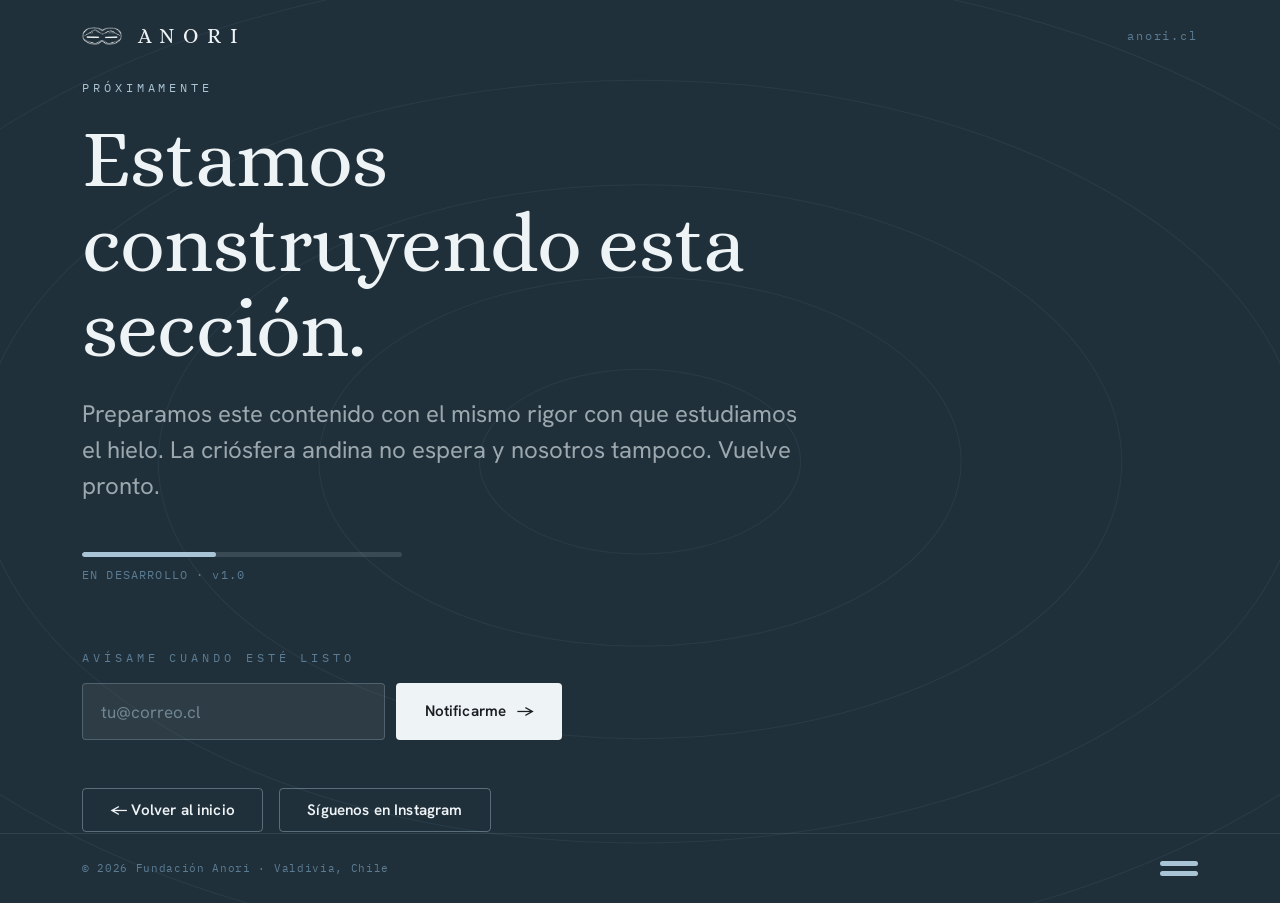
<file: en-construccion.html>
<!DOCTYPE html>
<html lang="es">
<head>
<meta charset="UTF-8">
<meta name="viewport" content="width=device-width, initial-scale=1.0">
<title>En construcción · Fundación Anori</title>
<meta name="description" content="Esta sección del sitio de la Fundación Anori está en construcción. Vuelve pronto.">
<link rel="icon" href="assets/iso-black.png">
<link href="https://cdn.jsdelivr.net/npm/bootstrap@5.3.3/dist/css/bootstrap.min.css" rel="stylesheet" integrity="sha384-QWTKZyjpPEjISv5WaRU9OFeRpok6YctnYmDr5pNlyT2bRjXh0JMhjY6hW+ALEwIH" crossorigin="anonymous">
<link href="https://fonts.googleapis.com/css2?family=Alice&family=Hanken+Grotesk:ital,wght@0,300;0,400;0,500;0,600;0,700;1,400&family=IBM+Plex+Mono:wght@400;500;600&display=swap" rel="stylesheet">
<link href="css/anori-site.css?v=22" rel="stylesheet">
<style>
  .uc{ min-height:100svh; display:flex; flex-direction:column; position:relative; overflow:hidden; background:var(--noche); }
  .uc__top{ position:relative; z-index:2; padding:1.6rem 0; }
  .uc__main{ position:relative; z-index:2; flex:1; display:flex; align-items:center; }
  .uc__bar{ height:5px; border-radius:4px; background:rgba(169,196,212,.18); overflow:hidden; max-width:320px; }
  .uc__bar i{ display:block; height:100%; width:42%; background:var(--glaciar); border-radius:4px; }
</style>
</head>
<body>

<div class="uc">
  <!-- contornos -->
  <div class="contours">
    <svg viewBox="0 0 1440 900" preserveAspectRatio="xMidYMid slice">
      <g fill="none" stroke="#5B7C93" stroke-width="1" opacity="0.14">
        <ellipse cx="720" cy="460" rx="160" ry="92"/><ellipse cx="720" cy="460" rx="320" ry="184"/>
        <ellipse cx="720" cy="460" rx="480" ry="276"/><ellipse cx="720" cy="460" rx="660" ry="380"/>
        <ellipse cx="720" cy="460" rx="860" ry="494"/>
      </g>
    </svg>
  </div>

  <!-- top -->
  <div class="uc__top">
    <div class="container d-flex align-items-center justify-content-between">
      <a class="navbar-brand-anori" href="index.html" aria-label="Fundación Anori, inicio">
        <img src="assets/iso-white.png" alt="Anori" style="width:40px;"><span class="wm">ANORI</span>
      </a>
      <span class="mono text-acero" style="font-size:.74rem; letter-spacing:.16em;">anori.cl</span>
    </div>
  </div>

  <!-- main -->
  <div class="uc__main">
    <div class="container">
      <div class="row">
        <div class="col-lg-9 col-xl-8">
          <p class="kicker kicker--glaciar reveal in">Próximamente</p>
          <h1 class="display-anori mt-3 mb-0 reveal" data-d="1" style="max-width:15ch;">Estamos construyendo esta sección.</h1>
          <p class="lead-anori muted-ice mt-4 reveal maxw-60" data-d="2">
            Preparamos este contenido con el mismo rigor con que estudiamos el hielo. La criósfera andina no espera y nosotros tampoco. Vuelve pronto.
          </p>

          <div class="uc__bar mt-5 reveal" data-d="2" aria-hidden="true"><i></i></div>
          <p class="mono text-acero mt-2 reveal" data-d="2" style="font-size:.72rem; letter-spacing:.1em;">EN DESARROLLO · v1.0</p>

          <p class="kicker mt-5 mb-3 reveal" data-d="3">Avísame cuando esté listo</p>
          <form class="newsletter-form reveal" data-d="3" data-demo-form>
            <input type="email" required placeholder="tu@correo.cl" aria-label="Correo electrónico">
            <button type="submit" class="btn-anori btn-ice">Notificarme <span class="arr">→</span></button>
            <p data-form-note class="mono text-glaciar mt-2 mb-0" style="display:none; font-size:.74rem; width:100%;">✓ Listo. Te avisaremos cuando esté disponible.</p>
          </form>

          <div class="d-flex gap-3 flex-wrap mt-5 reveal" data-d="4">
            <a href="index.html" class="btn-anori btn-outline-ice">← Volver al inicio</a>
            <a href="https://instagram.com/anori.cl" target="_blank" rel="noopener" class="btn-anori btn-outline-ice">Síguenos en Instagram</a>
          </div>
        </div>
      </div>
    </div>
  </div>

  <!-- pie -->
  <div class="uc__top" style="border-top:1px solid rgba(169,196,212,.12);">
    <div class="container d-flex align-items-center justify-content-between flex-wrap gap-2">
      <span class="mono text-acero" style="font-size:.7rem; letter-spacing:.06em;">© <span data-year>2026</span> Fundación Anori · Valdivia, Chile</span>
      <div class="slits slits--sm"><i></i><i></i></div>
    </div>
  </div>
</div>

<script src="js/site.js?v=19"></script>
</body>
</html>
</file>
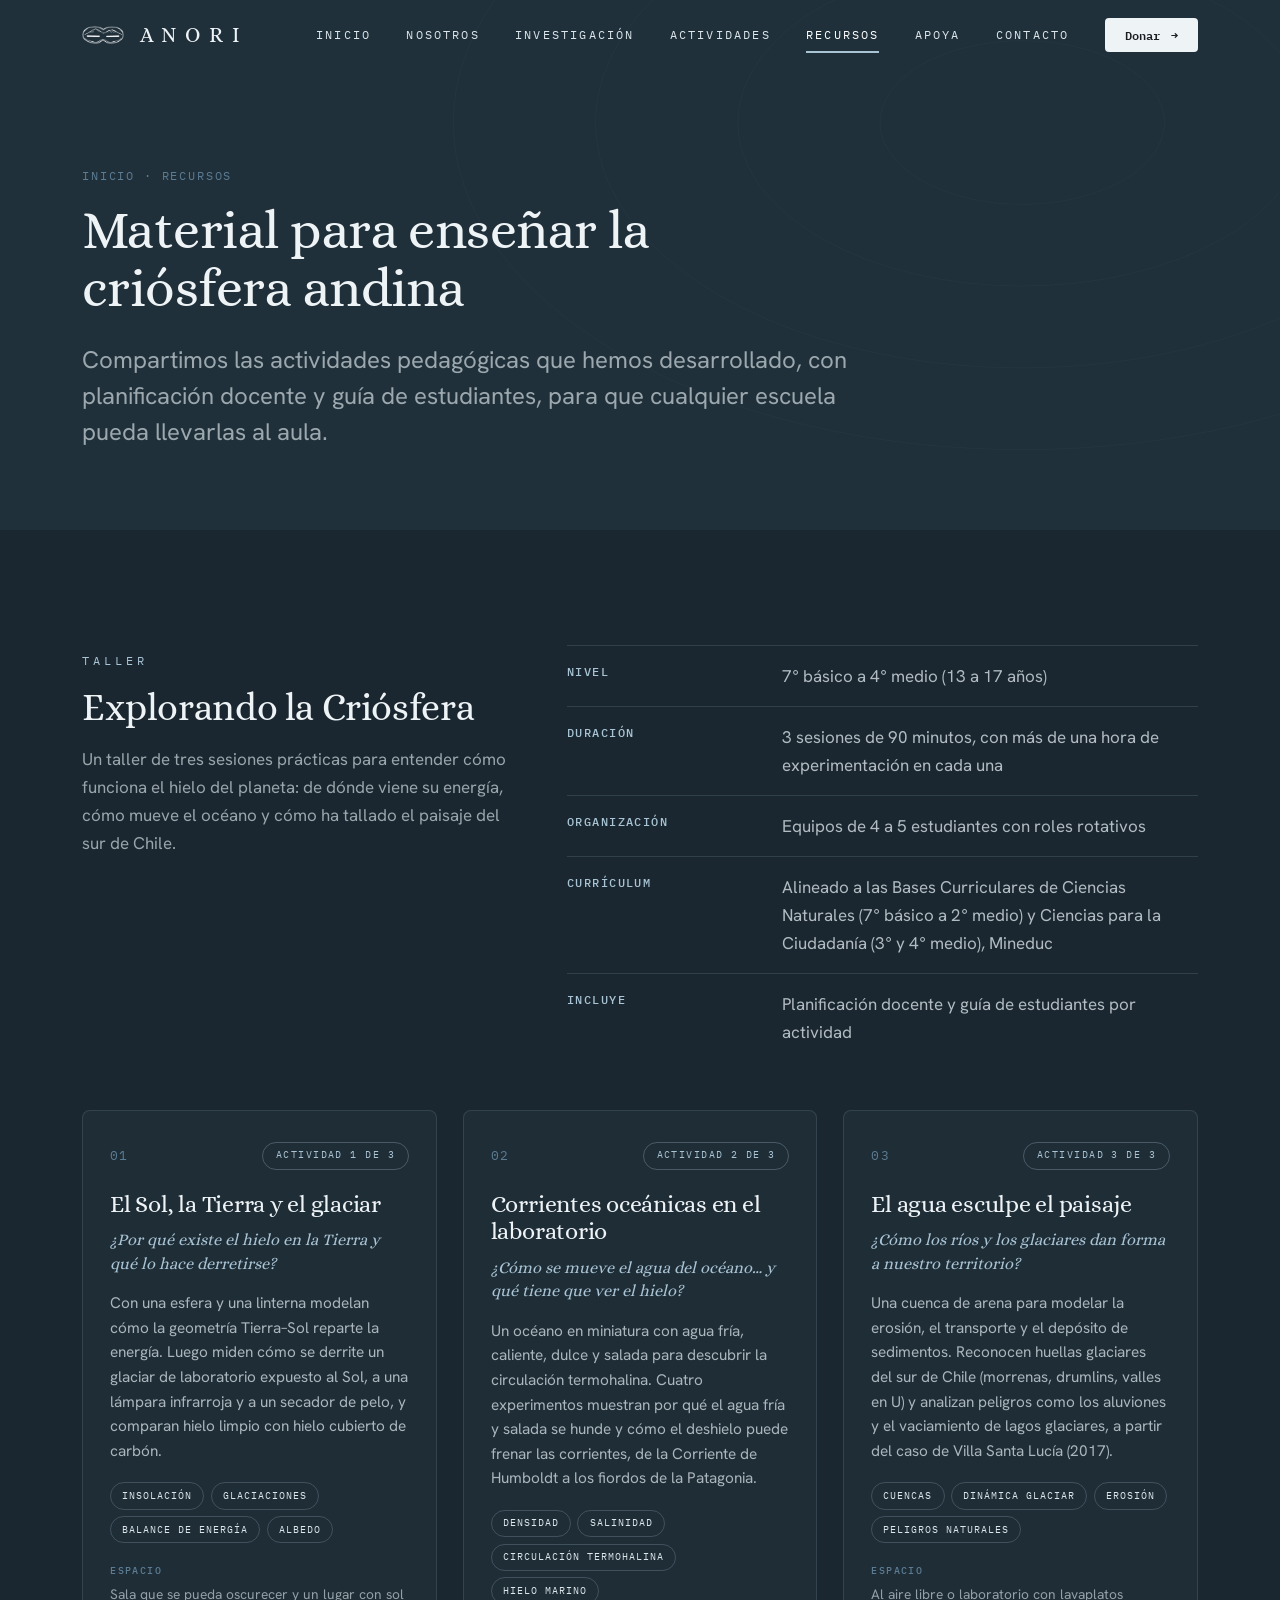
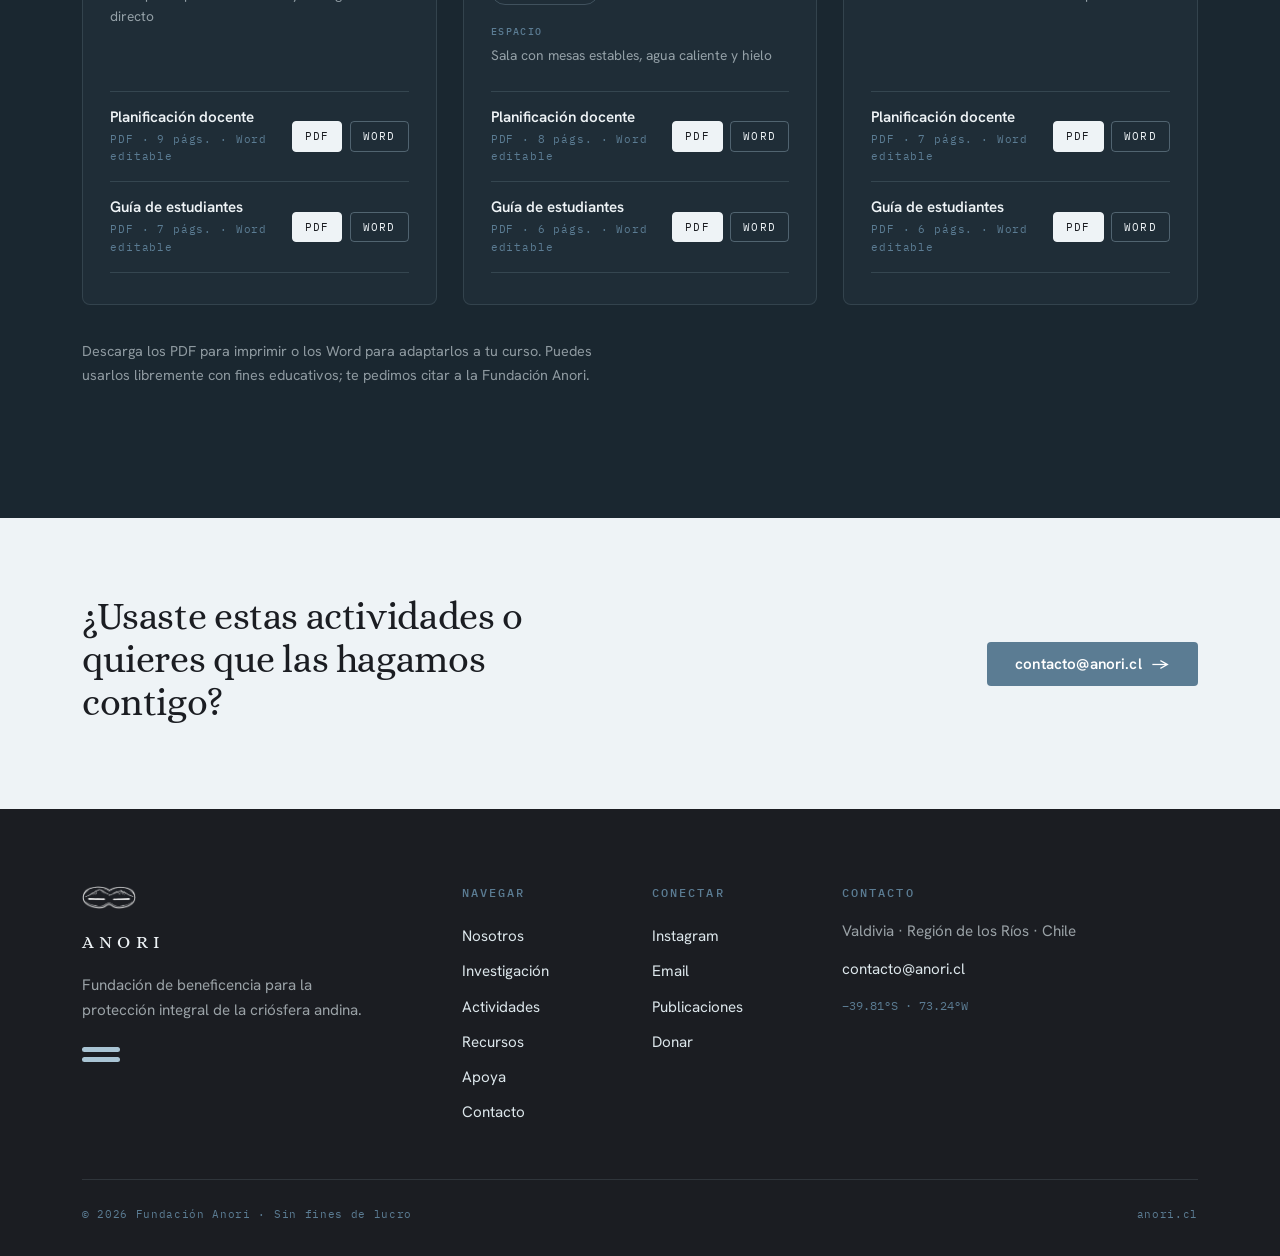
<file: recursos.html>
<!DOCTYPE html>
<html lang="es">
<head>
<meta charset="UTF-8">
<meta name="viewport" content="width=device-width, initial-scale=1.0">
<title>Recursos · Fundación Anori</title>
<meta name="description" content="Recursos pedagógicos gratuitos de la Fundación Anori: planificaciones docentes y guías de estudiantes del taller Explorando la Criósfera, de 7° básico a 4° medio.">
<link rel="icon" href="assets/iso-black.png">
<link href="https://cdn.jsdelivr.net/npm/bootstrap@5.3.3/dist/css/bootstrap.min.css" rel="stylesheet" integrity="sha384-QWTKZyjpPEjISv5WaRU9OFeRpok6YctnYmDr5pNlyT2bRjXh0JMhjY6hW+ALEwIH" crossorigin="anonymous">
<link href="https://fonts.googleapis.com/css2?family=Alice&family=Hanken+Grotesk:ital,wght@0,300;0,400;0,500;0,600;0,700;1,400&family=IBM+Plex+Mono:wght@400;500;600&display=swap" rel="stylesheet">
<link href="css/anori-site.css?v=22" rel="stylesheet">
</head>
<body>

<!-- NAV -->
<div class="nav-backdrop"></div>
<nav class="navbar-anori fixed-top scrolled" data-screen-label="Navegación">
  <div class="container d-flex align-items-center justify-content-between">
    <a class="navbar-brand-anori" href="index.html" aria-label="Fundación Anori, inicio">
      <img src="assets/iso-white.png" alt="Anori"><span class="wm">ANORI</span>
    </a>
    <div class="nav-anori">
      <a href="index.html">Inicio</a>
      <a href="nosotros.html">Nosotros</a>
      <a href="investigacion.html">Investigación</a>
      <a href="actividades.html">Actividades</a>
      <a href="recursos.html" class="active">Recursos</a>
      <a href="apoya.html">Apoya</a>
      <a href="contacto.html">Contacto</a>
      <a href="apoya.html" class="btn-anori btn-ice" style="padding:.6rem 1.2rem;">Donar <span class="arr">→</span></a>
    </div>
    <button class="nav-toggle" aria-label="Abrir menú"><i></i><i></i></button>
  </div>
</nav>

<!-- INNER HERO -->
<header class="inner-hero bg-noche" data-screen-label="Recursos · cabecera">
  <div class="contours" style="opacity:.6;">
    <svg viewBox="0 0 1440 600" preserveAspectRatio="xMidYMid slice">
      <g fill="none" stroke="#5B7C93" stroke-width="1" opacity="0.13">
        <ellipse cx="1150" cy="140" rx="160" ry="92"/><ellipse cx="1150" cy="140" rx="320" ry="184"/>
        <ellipse cx="1150" cy="140" rx="480" ry="276"/><ellipse cx="1150" cy="140" rx="640" ry="368"/>
      </g>
    </svg>
  </div>
  <div class="container">
    <p class="breadcrumb-anori reveal"><a href="index.html">Inicio</a> · Recursos</p>
    <h1 class="title-xl mt-3 mb-0 reveal" data-d="1" style="max-width:18ch;">Material para enseñar la criósfera andina</h1>
    <p class="lead-anori muted-ice mt-4 reveal maxw-60" data-d="2">
      Compartimos las actividades pedagógicas que hemos desarrollado, con planificación docente y guía de estudiantes, para que cualquier escuela pueda llevarlas al aula.
    </p>
  </div>
</header>

<!-- RECURSOS -->
<section class="section bg-noche-2" data-screen-label="Recursos">
  <div class="container">
    <div data-recursos></div>
    <p class="res-note">Descarga los PDF para imprimir o los Word para adaptarlos a tu curso. Puedes usarlos libremente con fines educativos; te pedimos citar a la Fundación Anori.</p>
  </div>
</section>

<!-- CONTACTO -->
<section class="section--tight bg-hielo" data-screen-label="Contacto">
  <div class="container">
    <div class="row gx-5 gy-3 align-items-center">
      <div class="col-lg-7">
        <h2 class="title-lg reveal" style="max-width:24ch;">¿Usaste estas actividades o quieres que las hagamos contigo?</h2>
      </div>
      <div class="col-lg-5 text-lg-end">
        <a href="mailto:contacto@anori.cl" class="btn-anori btn-steel reveal" data-d="1" style="color:#fff;">contacto@anori.cl <span class="arr">→</span></a>
      </div>
    </div>
  </div>
</section>


<!-- FOOTER -->
<footer class="footer" data-screen-label="Footer">
  <div class="container">
    <div class="row gy-5">
      <div class="col-lg-4 footer__brand">
        <img src="assets/iso-white.png" alt="Anori">
        <p class="serif" style="font-size:1.15rem; letter-spacing:.3em; color:var(--hielo); margin-bottom:1rem;">ANORI</p>
        <p class="muted-ice" style="max-width:34ch; font-size:.95rem;">Fundación de beneficencia para la protección integral de la criósfera andina.</p>
        <div class="slits slits--sm mt-4"><i></i><i></i></div>
      </div>
      <div class="col-6 col-lg-2 footer__col"><h5>Navegar</h5>
        <a href="nosotros.html">Nosotros</a><a href="investigacion.html">Investigación</a><a href="actividades.html">Actividades</a><a href="recursos.html">Recursos</a><a href="apoya.html">Apoya</a><a href="contacto.html">Contacto</a>
      </div>
      <div class="col-6 col-lg-2 footer__col"><h5>Conectar</h5>
        <a href="https://instagram.com/anori.cl" target="_blank" rel="noopener">Instagram</a><a href="contacto.html">Email</a><a href="investigacion.html">Publicaciones</a><a href="apoya.html">Donar</a>
      </div>
      <div class="col-lg-4 footer__col"><h5>Contacto</h5>
        <p class="muted-ice mb-2" style="font-size:.95rem;">Valdivia · Región de los Ríos · Chile</p>
        <p class="mb-2"><a href="mailto:contacto@anori.cl">contacto@anori.cl</a></p>
        <p class="mono text-acero mb-0" style="font-size:.78rem;">−39.81°S · 73.24°W</p>
      </div>
    </div>
    <div class="footer__bottom">
      <span>© <span data-year>2026</span> Fundación Anori · Sin fines de lucro</span>
      <span>anori.cl</span>
    </div>
  </div>
</footer>

<script src="https://cdn.jsdelivr.net/npm/bootstrap@5.3.3/dist/js/bootstrap.bundle.min.js" integrity="sha384-YvpcrYf0tY3lHB60NNkmXc5s9fDVZLESaAA55NDzOxhy9GkcIdslK1eN7N6jIeHz" crossorigin="anonymous"></script>
<script src="image-slot.js"></script>
<script src="js/recursos.js?v=1"></script>
<script src="js/site.js?v=19"></script>
</body>
</html>
</file>
<file: css/anori-site.css>
/* =================================================================
   FUNDACIÓN ANORI — Sitio web
   Capa de marca sobre Bootstrap 5.3
   Paleta criósfera · Alice / Hanken Grotesk / IBM Plex Mono
   ================================================================= */

:root{
  /* —— Paleta criósfera —— */
  --carbon:  #1B1D22;   /* Carbón volcánico */
  --noche:   #20303A;   /* Noche glaciar    */
  --noche-2: #1A2730;   /* Noche más profunda */
  --acero:   #5B7C93;   /* Azul acero       */
  --glaciar: #A9C4D4;   /* Hielo glaciar    */
  --niebla:  #DCE6EB;   /* Niebla           */
  --hielo:   #EEF3F6;   /* Hielo / fondo    */
  --blanco:  #FFFFFF;

  /* —— Tipografía —— */
  --serif: 'Alice', Georgia, 'Times New Roman', serif;
  --sans:  'Hanken Grotesk', system-ui, -apple-system, sans-serif;
  --mono:  'IBM Plex Mono', ui-monospace, monospace;

  /* —— Bootstrap overrides —— */
  --bs-body-font-family: var(--sans);
  --bs-body-color: var(--hielo);
  --bs-body-bg: var(--noche);
  --bs-border-color: rgba(169,196,212,.16);
  --bs-emphasis-color: var(--blanco);
}

*{ box-sizing: border-box; }

html{ scroll-behavior: smooth; }

body{
  font-family: var(--sans);
  background: var(--noche);
  color: var(--hielo);
  font-size: 17px;
  line-height: 1.65;
  -webkit-font-smoothing: antialiased;
  text-rendering: optimizeLegibility;
  overflow-x: hidden;
}

::selection{ background: var(--acero); color: var(--blanco); }

a{ color: var(--glaciar); text-decoration: none; transition: color .2s ease; }
a:hover{ color: var(--blanco); }

img{ max-width: 100%; }

h1,h2,h3,h4{ font-family: var(--serif); font-weight: 400; letter-spacing: -.01em; }

/* ===================== TIPOGRAFÍA DE MARCA ===================== */
.kicker{
  font-family: var(--mono);
  font-size: .72rem;
  letter-spacing: .34em;
  text-transform: uppercase;
  color: var(--acero);
  margin: 0;
  display: inline-block;
}
.kicker--glaciar{ color: var(--glaciar); }

.mono{ font-family: var(--mono); }
.serif{ font-family: var(--serif); }

.display-anori{
  font-family: var(--serif);
  font-size: clamp(2.7rem, 6.4vw, 5.4rem);
  line-height: 1.04;
}
.title-xl{ font-family: var(--serif); font-size: clamp(2.1rem, 4.2vw, 3.4rem); line-height: 1.08; }
.title-lg{ font-family: var(--serif); font-size: clamp(1.7rem, 3vw, 2.4rem); line-height: 1.12; }
.lead-anori{ font-size: clamp(1.18rem, 1.9vw, 1.5rem); line-height: 1.5; font-weight: 400; }
.text-acero{ color: var(--acero) !important; }
.text-glaciar{ color: var(--glaciar) !important; }
.text-niebla{ color: var(--niebla) !important; }
.muted-ice{ color: rgba(220,230,235,.66); }
em, .em{ font-style: italic; font-family: var(--serif); }
strong{ font-weight: 600; color: var(--blanco); }

/* ===================== FONDOS DE SECCIÓN ===================== */
.bg-noche{ background: var(--noche); color: var(--hielo); }
.bg-noche-2{ background: var(--noche-2); color: var(--hielo); }
.bg-carbon{ background: var(--carbon); color: var(--hielo); }
.bg-acero{ background: var(--acero); color: var(--blanco); }
.bg-hielo{ background: var(--hielo); color: var(--carbon); }
.bg-hielo strong, .bg-hielo .text-dark-anori{ color: var(--carbon); }
.bg-hielo .kicker{ color: var(--acero); }
.bg-hielo a{ color: var(--acero); }
.bg-hielo a:hover{ color: var(--carbon); }

.section{ padding: clamp(4.5rem, 9vw, 8rem) 0; position: relative; }
.section--tight{ padding: clamp(3.2rem, 6vw, 5rem) 0; }

/* —— Dispositivo gráfico: la ranura del lente —— */
.slits{ display:flex; flex-direction:column; gap:7px; width:54px; }
.slits i{ display:block; height:7px; border-radius:4px; background: var(--glaciar); }
.slits--sm{ width:38px; gap:5px; }
.slits--sm i{ height:5px; }
.bg-hielo .slits i{ background: var(--acero); }

/* —— Curva de nivel decorativa —— */
.contours{ position:absolute; inset:0; pointer-events:none; overflow:hidden; z-index:0; }
.contours svg{ width:100%; height:100%; }
.section > .container, .section > .container-fluid{ position:relative; z-index:1; }

/* ===================== NAVBAR ===================== */
.navbar-anori{
  background: rgba(27,29,34,.0);
  transition: background .35s ease, border-color .35s ease, padding .35s ease;
  padding: 1.15rem 0;
  border-bottom: 1px solid transparent;
}
.navbar-anori.scrolled{
  background: rgba(20,24,30,.86);
  backdrop-filter: blur(14px);
  -webkit-backdrop-filter: blur(14px);
  border-bottom: 1px solid rgba(169,196,212,.14);
  padding: .7rem 0;
}
.navbar-brand-anori{ display:flex; align-items:center; gap:13px; }
.navbar-brand-anori img{ width:42px; height:auto; transition: width .35s ease; }
.navbar-anori.scrolled .navbar-brand-anori img{ width:34px; }
.navbar-brand-anori .wm{
  font-family: var(--serif);
  font-size: 1.32rem;
  letter-spacing: .42em;
  color: var(--hielo);
  padding-left: .12em;
  line-height: 1;
}
.nav-anori{ display:flex; align-items:center; gap:2.2rem; }
.nav-anori a{
  font-family: var(--mono);
  font-size: .76rem;
  letter-spacing: .18em;
  text-transform: uppercase;
  color: var(--niebla);
  position: relative;
  padding: .35rem 0;
}
.nav-anori a::after{
  content:""; position:absolute; left:0; bottom:-2px; height:1.5px; width:0;
  background: var(--glaciar); transition: width .25s ease;
}
.nav-anori a:hover{ color: var(--blanco); }
.nav-anori a:hover::after, .nav-anori a.active::after{ width:100%; }
.nav-anori a.active{ color: var(--blanco); }
/* botón dentro del nav: no heredar el color claro de los enlaces */
.nav-anori a.btn-anori{ text-transform:none; letter-spacing:.01em; }
.nav-anori a.btn-anori.btn-ice{ color: var(--carbon); }
.nav-anori a.btn-anori.btn-ice::after{ display:none; }

/* hamburguesa = ranura del lente */
.nav-toggle{
  display:none; background:none; border:0; cursor:pointer; padding:8px; gap:6px;
  flex-direction:column; width:44px; align-items:stretch;
}
.nav-toggle i{ display:block; height:4px; border-radius:3px; background: var(--glaciar); transition:.3s; }
.nav-toggle.open i:nth-child(1){ transform: translateY(10px) rotate(7deg); }
.nav-toggle.open i:nth-child(2){ transform: translateY(0) rotate(-7deg); }

@media (max-width: 991px){
  .nav-toggle{ display:flex; position:relative; z-index:1060; min-height:44px; justify-content:center; }
  body.nav-open .navbar-anori{ z-index:1060; }
  body.nav-open .navbar-anori.scrolled{ backdrop-filter:none; }
  body.nav-open{ overflow:hidden; }
  .nav-anori{
    position: fixed; inset: 0 0 0 auto; width: min(86vw, 360px);
    flex-direction: column; align-items:stretch; justify-content:flex-start;
    padding-top: 6.5rem; overflow-y:auto; overscroll-behavior:contain; gap:.25rem;
    gap: 1.8rem; padding: 3rem 2.4rem;
    background: var(--carbon);
    transform: translateX(100%); transition: transform .4s cubic-bezier(.4,0,.1,1);
    z-index: 1050; box-shadow: -30px 0 60px rgba(0,0,0,.4);
  }
  .nav-anori.open{ transform: translateX(0); }
  .nav-anori a{ font-size: 1.02rem; padding:.95rem 0; min-height:48px; display:flex; align-items:center; }
  .nav-anori a.btn-anori{ justify-content:center; margin-top:1.2rem; padding:1rem 1.4rem; }
  .nav-anori a::after{ display:none; }
  .nav-backdrop{
    position: fixed; inset:0; background: rgba(10,14,18,.6); backdrop-filter: blur(2px);
    opacity:0; pointer-events:none; transition:.35s; z-index:1040;
  }
  .nav-backdrop.show{ opacity:1; pointer-events:auto; }
}

/* ===================== BOTONES ===================== */
.btn-anori{
  --bs-btn-padding-y:.85rem; --bs-btn-padding-x:1.7rem;
  display:inline-flex; align-items:center; gap:.65rem;
  font-family: var(--sans); font-weight:600; font-size:.95rem;
  letter-spacing:.01em; border-radius:4px; border:1.5px solid transparent;
  transition: all .22s ease; cursor:pointer; text-decoration:none;
  padding:.85rem 1.7rem; line-height:1; white-space:nowrap;
}
.btn-anori .arr{ transition: transform .22s ease; }
.btn-anori:hover .arr{ transform: translateX(4px); }

.btn-ice{ background: var(--hielo); color: var(--carbon); }
.btn-ice:hover{ background: var(--blanco); color: var(--carbon); }
.btn-outline-ice{ background: transparent; color: var(--hielo); border-color: rgba(169,196,212,.42); }
.btn-outline-ice:hover{ border-color: var(--glaciar); color: var(--blanco); background: rgba(169,196,212,.08); }
.btn-steel{ background: var(--acero); color: var(--blanco); }
.btn-steel:hover{ background:#6f8fa6; color: var(--blanco); }
.btn-carbon{ background: var(--carbon); color: var(--hielo); }
.btn-carbon:hover{ background:#000; color: var(--hielo); }
.bg-hielo .btn-outline-ice{ color: var(--carbon); border-color: rgba(91,124,147,.4); }
.bg-hielo .btn-outline-ice:hover{ border-color: var(--acero); color: var(--carbon); background: rgba(91,124,147,.08); }

.link-arrow{ font-family:var(--mono); font-size:.78rem; letter-spacing:.16em; text-transform:uppercase; display:inline-flex; align-items:center; gap:.5rem; }
.link-arrow .arr{ transition: transform .22s ease; }
.link-arrow:hover .arr{ transform: translateX(4px); }

/* ===================== HERO ===================== */
.hero{ position:relative; min-height: 100svh; display:flex; align-items:center; overflow:hidden; }
.hero > .container{ position:relative; z-index:2; pointer-events:none; }
.hero > .container a, .hero > .container button, .hero > .container h1, .hero > .container p{ pointer-events:auto; }
.hero__bg{ position:absolute; inset:0; z-index:0; }
.hero__photo{
  position:absolute; inset:0;
  background: var(--noche-2);
  background-image:
    radial-gradient(120% 90% at 70% 10%, rgba(91,124,147,.28), transparent 60%),
    repeating-linear-gradient(135deg, transparent 0 13px, rgba(169,196,212,.05) 13px 26px);
}
.hero-slot{ position:absolute; inset:0 0 0 auto; width:48%; height:100%;
  background-image: radial-gradient(120% 90% at 70% 10%, rgba(91,124,147,.30), transparent 60%),
    repeating-linear-gradient(135deg, transparent 0 13px, rgba(169,196,212,.05) 13px 26px); }
@media (max-width: 768px){ .hero-slot{ width:100%; opacity:.5; } }
.hero__overlay{ position:absolute; inset:0; pointer-events:none; background: linear-gradient(180deg, rgba(20,30,40,.55), rgba(20,30,40,.82)); }
.hero__scroll{
  position:absolute; left:50%; bottom:28px; transform:translateX(-50%);
  font-family:var(--mono); font-size:.66rem; letter-spacing:.3em; text-transform:uppercase;
  color: var(--acero); display:flex; flex-direction:column; align-items:center; gap:10px; z-index:2;
}
.hero__scroll .bar{ width:1px; height:42px; background:linear-gradient(var(--acero),transparent); animation: scrolldrop 1.8s ease-in-out infinite; }
@keyframes scrolldrop{ 0%{ transform:scaleY(0); transform-origin:top; } 45%{ transform:scaleY(1); transform-origin:top; } 55%{ transform:scaleY(1); transform-origin:bottom; } 100%{ transform:scaleY(0); transform-origin:bottom; } }

/* variante toggle (preview) */
.hero-switch{
  position: fixed; right: 18px; bottom: 18px; z-index: 1200;
  display:flex; align-items:center; gap:0; background: rgba(27,29,34,.9);
  border:1px solid rgba(169,196,212,.22); border-radius:40px; padding:5px;
  backdrop-filter: blur(10px); box-shadow:0 10px 30px rgba(0,0,0,.35);
  font-family:var(--mono);
}
.hero-switch span.lbl{ font-size:.6rem; letter-spacing:.18em; color:var(--acero); padding:0 10px 0 12px; text-transform:uppercase; }
.hero-switch button{
  border:0; background:transparent; color:var(--niebla); cursor:pointer;
  font-family:var(--mono); font-size:.72rem; letter-spacing:.1em;
  padding:7px 14px; border-radius:30px; transition:.2s;
}
.hero-switch button.active{ background: var(--acero); color:#fff; }

/* ===================== STAT / DATOS ===================== */
.stat-num{ font-family: var(--serif); font-size: clamp(3.4rem, 8vw, 6.5rem); line-height:.9; letter-spacing:-.03em; }
.stat-card{ border-top:1px solid rgba(169,196,212,.2); padding-top:1.4rem; }
.bg-hielo .stat-card{ border-top-color: var(--niebla); }
.stat-label{ font-family:var(--mono); font-size:.78rem; letter-spacing:.06em; line-height:1.5; }

/* ===================== TARJETAS ===================== */
.card-anori{
  background: rgba(169,196,212,.04);
  border:1px solid rgba(169,196,212,.14);
  border-radius:6px; padding:2rem;
  transition: border-color .25s ease, transform .25s ease, background .25s ease;
  height:100%;
}
.card-anori:hover{ border-color: rgba(169,196,212,.4); transform: translateY(-4px); background: rgba(169,196,212,.07); }
.card-anori .idx{ font-family:var(--mono); font-size:.8rem; color:var(--acero); letter-spacing:.1em; }
.card-anori h3{ font-size:1.45rem; margin:.6rem 0 .5rem; }
.bg-hielo .card-anori{ background:#fff; border-color: var(--niebla); }
.bg-hielo .card-anori:hover{ border-color: var(--acero); }

/* lista de pilares (numeradas) */
.pillars{ list-style:none; margin:0; padding:0; }
.pillars li{ display:grid; grid-template-columns:64px 1fr; gap:1.5rem; padding:2rem 0; border-top:1px solid rgba(169,196,212,.18); align-items:start; }
.pillars li:last-child{ border-bottom:1px solid rgba(169,196,212,.18); }
.pillars .n{ font-family:var(--mono); font-size:.9rem; color:var(--acero); padding-top:.4rem; }
.pillars h3{ font-size:1.55rem; margin:0 0 .4rem; }
.pillars p{ margin:0; color: rgba(220,230,235,.7); }
.bg-hielo .pillars li{ border-top-color: var(--niebla); }
.bg-hielo .pillars p{ color:#42525c; }

/* tabla de specs (enfoque, voz) */
.spec-list{ width:100%; border-collapse:collapse; }
.spec-list th, .spec-list td{ text-align:left; padding:1rem 0; border-top:1px solid rgba(169,196,212,.16); vertical-align:top; }
.spec-list th{ font-family:var(--mono); font-weight:500; font-size:.74rem; letter-spacing:.12em; text-transform:uppercase; color:var(--glaciar); width:34%; padding-right:1rem; }
.spec-list td{ color: rgba(220,230,235,.78); }
.bg-hielo .spec-list th, .bg-hielo .spec-list td{ border-top-color: var(--niebla); }
.bg-hielo .spec-list th{ color: var(--acero); }
.bg-hielo .spec-list td{ color:#42525c; }

/* placeholder de imagen */
.ph{
  background-color: var(--noche-2);
  background-image: repeating-linear-gradient(135deg, transparent 0 13px, rgba(169,196,212,.09) 13px 26px);
  display:flex; align-items:center; justify-content:center; text-align:center;
  color: var(--acero); font-family:var(--mono); font-size:.72rem; letter-spacing:.14em; text-transform:uppercase;
  border:1px dashed rgba(169,196,212,.3); border-radius:6px; overflow:hidden; position:relative;
}
.bg-hielo .ph{ background-color: var(--niebla); color:var(--acero); background-image: repeating-linear-gradient(135deg, transparent 0 13px, rgba(91,124,147,.13) 13px 26px); border-color: rgba(91,124,147,.4); }

/* publicaciones */
.pub-row{ display:grid; grid-template-columns: 110px 1fr auto; gap:1.6rem; align-items:center; padding:1.7rem 0; border-top:1px solid rgba(169,196,212,.16); transition:.2s; }
.pub-row:last-child{ border-bottom:1px solid rgba(169,196,212,.16); }
.pub-row:hover{ background: rgba(169,196,212,.04); }
.pub-row .yr{ font-family:var(--mono); font-size:.85rem; color:var(--acero); }
.pub-row .tt{ font-family:var(--serif); font-size:1.3rem; }
.pub-row .tag{ font-family:var(--mono); font-size:.66rem; letter-spacing:.14em; text-transform:uppercase; color:var(--glaciar); border:1px solid rgba(169,196,212,.3); padding:.3rem .7rem; border-radius:30px; white-space:nowrap; }
@media(max-width:640px){ .pub-row{ grid-template-columns:1fr; gap:.5rem; } }

/* ===================== NOTICIAS ===================== */
.news-card{ display:flex; flex-direction:column; height:100%; }
.news-img{ display:block !important; width:100%; aspect-ratio:4/3; margin-bottom:1.2rem; border:1px solid rgba(169,196,212,.16); }
.news-meta{ display:flex; align-items:center; gap:.8rem; margin-bottom:.6rem; }
.news-date{ font-family:var(--mono); font-size:.72rem; letter-spacing:.08em; color:var(--acero); }
.news-tag{ font-family:var(--mono); font-size:.62rem; letter-spacing:.14em; text-transform:uppercase; color:var(--glaciar); border:1px solid rgba(169,196,212,.3); padding:.18rem .6rem; border-radius:30px; }
.news-title{ font-size:1.35rem; line-height:1.18; margin:0 0 .6rem; }
.news-excerpt{ font-size:.96rem; margin-bottom:1rem; flex:1; }
.bg-hielo .news-tag{ color:var(--acero); border-color:rgba(91,124,147,.35); }
.bg-hielo .news-date{ color:var(--acero); }

/* banda de fotografía */
.photo-band{ display:block !important; width:100%; aspect-ratio:21/9; border:1px solid rgba(169,196,212,.16); }
@media(max-width:768px){ .photo-band{ aspect-ratio:16/9; } }

/* ===================== FORMULARIOS ===================== */
.form-anori .form-control, .form-anori .form-select{
  background: rgba(169,196,212,.05); border:1px solid rgba(169,196,212,.2);
  color: var(--hielo); border-radius:4px; padding:.85rem 1rem; font-family:var(--sans);
}
.form-anori .form-control::placeholder{ color: rgba(169,196,212,.5); }
.form-anori .form-control:focus, .form-anori .form-select:focus{
  background: rgba(169,196,212,.09); border-color: var(--acero); box-shadow:0 0 0 3px rgba(91,124,147,.2); color:var(--hielo);
}
.form-anori label{ font-family:var(--mono); font-size:.7rem; letter-spacing:.14em; text-transform:uppercase; color:var(--glaciar); margin-bottom:.5rem; display:block; }

/* selector de montos de aporte */
.amount-opt{ display:block; cursor:pointer; margin:0; }
.amount-box{
  display:flex; align-items:center; justify-content:center; text-align:center;
  font-family:var(--mono); font-size:.95rem; padding:.95rem .5rem;
  border:1.5px solid rgba(169,196,212,.25); border-radius:5px; color:var(--niebla);
  transition: all .2s ease;
}
.amount-opt:hover .amount-box{ border-color: var(--glaciar); color:var(--blanco); }
.amount-opt input:checked + .amount-box{ background: var(--glaciar); border-color: var(--glaciar); color: var(--carbon); font-weight:500; }
.amount-opt input:focus-visible + .amount-box{ box-shadow:0 0 0 3px rgba(91,124,147,.35); }

/* newsletter inline */
.newsletter-form{ display:flex; gap:.7rem; max-width:480px; flex-wrap:wrap; }
.newsletter-form input{ flex:1; min-width:220px; background:rgba(255,255,255,.06); border:1px solid rgba(169,196,212,.28); color:var(--hielo); border-radius:4px; padding:.85rem 1.1rem; font-family:var(--sans); }
.newsletter-form input::placeholder{ color:rgba(169,196,212,.55); }
.newsletter-form input:focus{ outline:none; border-color:var(--glaciar); }

/* ===================== MAPA ===================== */
.map-wrap{ display:grid; grid-template-columns: 1.15fr .85fr; gap: 2.5rem; align-items:stretch; }
@media(max-width: 900px){ .map-wrap{ grid-template-columns:1fr; } }
.map-stage{
  position:relative; background: var(--noche-2); border:1px solid rgba(169,196,212,.16);
  border-radius:8px; overflow:hidden; min-height:600px; padding:1rem;
}
.map-stage svg{ display:block; width:100%; height:100%; }
.map-stage .grat line{ stroke:#5B7C93; stroke-width:.5; opacity:.22; }
.map-stage .grat-lbl text{ fill:#5B7C93; opacity:.7; font-family:var(--mono); font-size:8px; letter-spacing:.5px; }
.map-stage .chile{ fill:rgba(169,196,212,.07); stroke:#A9C4D4; stroke-width:1.1; stroke-opacity:.6; stroke-linejoin:round; }
.map-pin{ cursor:pointer; }
.map-pin .hit{ fill:transparent; pointer-events:all; }
.map-pin:focus{ outline:none; }
.map-pin:focus-visible .dot{ stroke:var(--hielo); stroke-width:1; paint-order:stroke; }
.map-pin .dot{ fill:var(--glaciar); transition:.2s; }
.map-pin .ring{ fill:none; stroke:var(--glaciar); stroke-width:1.2; opacity:.45; transition:.25s; transform-box:fill-box; transform-origin:center; }
.map-pin.collab .dot{ fill:var(--acero); }
.map-pin.collab .ring{ stroke:var(--acero); }
.map-pin:hover .dot, .map-pin.active .dot{ transform-box:fill-box; transform-origin:center; transform:scale(1.3); }
.map-pin:hover .ring, .map-pin.active .ring{ opacity:.9; }
.map-pin.active .ring{ animation: pinpulse 1.7s ease-out infinite; }
@keyframes pinpulse{ 0%{ transform:scale(.7); opacity:.85;} 100%{ transform:scale(2); opacity:0; } }

.map-panel{ display:flex; flex-direction:column; }
.map-detail{ background: rgba(169,196,212,.05); border:1px solid rgba(169,196,212,.16); border-radius:8px; padding:2rem; flex:1; min-height:0; }
.map-detail .mtag{ font-family:var(--mono); font-size:.66rem; letter-spacing:.14em; text-transform:uppercase; padding:.3rem .7rem; border-radius:30px; display:inline-block; white-space:nowrap; }
.map-detail .mtag.accion{ color:var(--carbon); background:var(--glaciar); }
.map-detail .mtag.collab{ color:#fff; background:var(--acero); }
.map-legend{ display:flex; gap:1.6rem; margin-top:1.2rem; font-family:var(--mono); font-size:.72rem; letter-spacing:.06em; color:var(--niebla); flex-wrap:wrap; }
.map-legend .lg{ display:flex; align-items:center; gap:.5rem; }
.map-legend .sw{ width:11px; height:11px; border-radius:50%; }
.map-coords{ font-family:var(--mono); font-size:.74rem; color:var(--acero); letter-spacing:.04em; }

/* ===================== FOOTER ===================== */
.footer{ background: var(--carbon); color: var(--niebla); padding: clamp(3.5rem,6vw,5.5rem) 0 2rem; }
.footer a{ color: var(--niebla); }
.footer a:hover{ color: var(--blanco); }
.footer__brand img{ width:54px; margin-bottom:1.1rem; }
.footer__col h5{ font-family:var(--mono); font-size:.72rem; letter-spacing:.18em; text-transform:uppercase; color:var(--acero); margin-bottom:1.2rem; }
.footer__col a{ display:block; padding:.32rem 0; font-size:.95rem; }
.footer__bottom{ border-top:1px solid rgba(169,196,212,.14); margin-top:3rem; padding-top:1.6rem; display:flex; justify-content:space-between; gap:1rem; flex-wrap:wrap; font-family:var(--mono); font-size:.7rem; letter-spacing:.06em; color:var(--acero); }

/* ===================== REVEAL ===================== */
/* Solo transform — el contenido SIEMPRE es visible aunque la transición se pause */
.reveal{ transform: translateY(20px); transition: transform .7s cubic-bezier(.2,.6,.2,1); will-change: transform; }
.reveal.in{ transform: none; }
.reveal[data-d="1"]{ transition-delay:.07s; }
.reveal[data-d="2"]{ transition-delay:.14s; }
.reveal[data-d="3"]{ transition-delay:.21s; }
.reveal[data-d="4"]{ transition-delay:.28s; }
@media (prefers-reduced-motion: reduce){ .reveal{ transform:none; transition:none; } .hero__scroll .bar{ animation:none; } }

/* ===================== UTILS ===================== */
.divider-rule{ border:0; border-top:1px solid rgba(169,196,212,.16); margin:0; }
.bg-hielo .divider-rule{ border-top-color: var(--niebla); }
.eyebrow-row{ display:flex; align-items:center; gap:1rem; margin-bottom:1.4rem; }
.eyebrow-row .ln{ flex:1; height:1px; background:rgba(169,196,212,.2); }
.pre-wrap{ white-space:pre-line; }
.maxw-60{ max-width:60ch; } .maxw-52{ max-width:52ch; } .maxw-46{ max-width:46ch; }

/* cabecera de página interior (despeja el nav fijo) */
.inner-hero{ padding: clamp(8.5rem, 13vw, 11rem) 0 clamp(2.6rem, 5vw, 4rem); position:relative; overflow:hidden; }
.inner-hero .contours svg ellipse{ stroke:#5B7C93; }
.breadcrumb-anori{ font-family:var(--mono); font-size:.72rem; letter-spacing:.16em; text-transform:uppercase; color:var(--acero); }
.breadcrumb-anori a{ color:var(--acero); }
.breadcrumb-anori a:hover{ color:var(--glaciar); }

/* ===================== ¿QUÉ ES LA CRIÓSFERA? ===================== */
.cryo-lead{ border-left:2px solid var(--glaciar); padding-left:1.4rem; }
.cryo-grid{ display:grid; grid-template-columns:repeat(4,1fr); gap:1.25rem; }
@media(max-width:991px){ .cryo-grid{ grid-template-columns:repeat(2,1fr); } }
@media(max-width:560px){ .cryo-grid{ grid-template-columns:1fr; } }
.cryo-card{ background:rgba(169,196,212,.04); border:1px solid rgba(169,196,212,.14); border-radius:8px; padding:1.7rem 1.5rem; display:flex; flex-direction:column; gap:.2rem; transition:border-color .2s ease, transform .2s ease, background .2s ease; }
.cryo-card:hover{ border-color:rgba(169,196,212,.4); transform:translateY(-4px); background:rgba(169,196,212,.07); }
.cryo-icon{ width:46px; height:46px; margin-bottom:1rem; color:var(--glaciar); }
.cryo-icon svg{ width:100%; height:100%; display:block; fill:none; stroke:currentColor; stroke-width:1.4; stroke-linecap:round; stroke-linejoin:round; }
.cryo-card h3{ font-size:1.3rem; margin:0 0 .35rem; }
.cryo-card p{ margin:0; color:rgba(220,230,235,.72); font-size:.96rem; line-height:1.55; }
.cryo-term{ font-family:var(--mono); font-size:.64rem; letter-spacing:.14em; text-transform:uppercase; color:var(--acero); margin-bottom:.6rem; }

/* ===================== EQUIPO ===================== */
.team-grid{ display:grid; grid-template-columns:repeat(4,1fr); gap:1.6rem 1.4rem; }
@media(max-width:991px){ .team-grid{ grid-template-columns:repeat(2,1fr); } }
@media(max-width:480px){ .team-grid{ grid-template-columns:1fr; } }
.team-card .team-photo{ display:block !important; width:100%; height:auto !important; aspect-ratio:1/1; border:1px solid rgba(169,196,212,.16); margin-bottom:1rem; }
.team-card h3{ font-size:1.15rem; margin:0 0 .15rem; font-family:var(--serif); }
.team-card .team-role{ font-family:var(--mono); font-size:.68rem; letter-spacing:.1em; text-transform:uppercase; color:var(--acero); margin:0; }

/* ===================== MAPA · capa glaciar ===================== */
.map-stage .coast{ fill:rgba(169,196,212,.06); stroke:#A9C4D4; stroke-width:1; stroke-opacity:.65; stroke-linejoin:round; vector-effect:non-scaling-stroke; }
.map-stage .icefield{ fill:rgba(238,243,246,.5); stroke:#EEF3F6; stroke-width:.6; stroke-opacity:.5; }
.map-stage .glacier{ fill:var(--niebla); opacity:.5; }
.map-stage .map-name{ fill:var(--acero); font-family:var(--mono); font-size:6px; letter-spacing:.4px; }
.map-stage .pin-label{ fill:var(--niebla); font-family:var(--mono); font-size:6.5px; letter-spacing:.3px; opacity:0; transition:opacity .2s; pointer-events:none; }
.map-pin:hover + .pin-label, .map-pin.active + .pin-label{ opacity:.9; }


/* ===================== MAPA LEAFLET ===================== */
#map{ min-height:600px; height:100%; background:var(--noche-2); border-radius:8px; z-index:0; }
@media(max-width:900px){ #map{ min-height:420px; } }
.leaflet-container{ font-family:var(--sans); background:var(--noche-2); }
.leaflet-tile-pane{ filter:saturate(.85); }
@keyframes anori-latido{ 0%{ stroke-width:2; stroke-opacity:1; } 70%{ stroke-width:18; stroke-opacity:0; } 100%{ stroke-width:18; stroke-opacity:0; } }
.anori-halo{ animation:anori-latido 2.4s ease-out infinite; }
@media(prefers-reduced-motion:reduce){ .anori-halo{ animation:none; stroke-opacity:0; } }
.leaflet-control-attribution{ background:rgba(27,29,34,.7) !important; color:var(--acero) !important; font-family:var(--mono); font-size:.62rem; }
.leaflet-control-attribution a{ color:var(--glaciar) !important; }
.leaflet-bar a{ background:var(--noche) !important; color:var(--hielo) !important; border-color:rgba(169,196,212,.2) !important; }
.leaflet-bar a:hover{ background:var(--acero) !important; color:#fff !important; }
.anori-tip{ background:var(--carbon); color:var(--hielo); border:1px solid rgba(169,196,212,.28); border-radius:4px; font-family:var(--mono); font-size:.7rem; letter-spacing:.06em; box-shadow:0 8px 24px rgba(0,0,0,.4); }
.anori-tip::before{ border-top-color:rgba(169,196,212,.28) !important; }

/* ===================== GALERÍA DE ACTIVIDAD ===================== */
.act-gallery{ display:grid; grid-template-columns:repeat(auto-fit,minmax(220px,1fr)); gap:1rem; }
.act-gallery image-slot{ display:block !important; width:100%; aspect-ratio:4/3; border:1px solid rgba(169,196,212,.16); border-radius:6px; }
.pub-authors{ font-family:var(--sans); font-size:.92rem; color:rgba(220,230,235,.6); margin:.35rem 0 0; }
.pub-source{ font-family:var(--mono); font-size:.74rem; letter-spacing:.04em; color:var(--acero); margin:.3rem 0 0; }


/* ===================== ENTRADAS DE ACTIVIDAD ===================== */
.entries{ border-top:1px solid rgba(169,196,212,.16); }
.entry{ border-bottom:1px solid rgba(169,196,212,.16); }
.entry__head{ display:grid; grid-template-columns:96px minmax(0,1fr) auto 22px; align-items:center; gap:1.6rem; padding:1.5rem 0; cursor:pointer; list-style:none; transition:opacity .2s ease; }
.entry__head::-webkit-details-marker{ display:none; }
.entry__head:hover{ opacity:.78; }
.entry__thumb image-slot{ display:block !important; width:96px; height:72px !important; border:1px solid rgba(169,196,212,.16); }
.entry__meta{ display:flex; flex-direction:column; gap:.3rem; }
.entry__date{ font-family:var(--mono); font-size:.7rem; letter-spacing:.14em; text-transform:uppercase; color:var(--acero); }
.entry__t{ font-family:var(--serif); font-size:clamp(1.25rem,2vw,1.6rem); line-height:1.16; color:var(--hielo); }
.entry__place{ font-family:var(--mono); font-size:.7rem; letter-spacing:.06em; color:rgba(220,230,235,.5); }
.entry__tag{ font-family:var(--mono); font-size:.64rem; letter-spacing:.14em; text-transform:uppercase; color:var(--glaciar); border:1px solid rgba(169,196,212,.3); border-radius:30px; padding:.3rem .8rem; white-space:nowrap; }
.entry__chev{ position:relative; width:22px; height:22px; }
.entry__chev::before, .entry__chev::after{ content:""; position:absolute; top:50%; left:3px; width:16px; height:1.5px; background:var(--glaciar); transition:transform .25s ease; }
.entry__chev::after{ transform:rotate(90deg); }
.entry[open] .entry__chev::after{ transform:rotate(0deg); }
.entry__body{ padding:0 0 2.4rem; max-width:76ch; }
.entry__body>p{ margin-bottom:1.1rem; }
.entry__body>p:last-of-type{ margin-bottom:0; }
.entry__gallery{ display:grid; grid-template-columns:repeat(auto-fit,minmax(180px,1fr)); gap:1rem; margin-top:1.8rem; max-width:none; }
.entry__gallery image-slot{ display:block !important; width:100%; height:auto !important; aspect-ratio:4/3; border:1px solid rgba(169,196,212,.16); }
@media(max-width:768px){
  .entry__head{ grid-template-columns:64px minmax(0,1fr) 22px; gap:1rem; }
  .entry__thumb image-slot{ width:64px; height:64px !important; }
  .entry__tag{ display:none; }
}

/* ===================== FILTRO POR ETIQUETA ===================== */
.tag-filter{ display:flex; flex-wrap:wrap; gap:.6rem; margin-bottom:2.2rem; }
.tag-chip{ font-family:var(--mono); font-size:.68rem; letter-spacing:.14em; text-transform:uppercase; color:var(--niebla); background:transparent; border:1px solid rgba(169,196,212,.3); border-radius:30px; padding:.5rem 1.1rem; cursor:pointer; transition:all .2s ease; }
.tag-chip:hover{ border-color:var(--glaciar); color:var(--blanco); }
.tag-chip.active{ background:var(--glaciar); border-color:var(--glaciar); color:var(--carbon); }

/* ===================== AJUSTES MÓVIL ===================== */
@media (max-width: 767px){
  .title-xl{ font-size:clamp(1.9rem,8vw,2.6rem); }
  .title-lg{ font-size:clamp(1.5rem,6.4vw,2rem); }
  .lead-anori{ font-size:1.02rem; }
  .section{ padding-block:3.6rem; }
  .section--tight{ padding-block:2.6rem; }
  .btn-anori{ min-height:48px; display:inline-flex; align-items:center; justify-content:center; }
  #map{ min-height:320px; }
  .spec-list th, .spec-list td{ display:block; width:100%; }
  .spec-list th{ padding-bottom:.15rem; }
  .spec-list td{ padding-top:0; padding-bottom:.9rem; }

  .entry__head{ padding:1.2rem 0; }
  .tag-chip{ min-height:44px; }
  .team-grid{ grid-template-columns:repeat(2,1fr) !important; gap:1.1rem !important; }
}

/* ===================== VISOR DE FOTOS ===================== */
body.lightbox-open{ overflow:hidden; }
.zoom-btn{ position:absolute; right:.6rem; bottom:.6rem; z-index:3; width:38px; height:38px; padding:0; border:1px solid rgba(169,196,212,.4); border-radius:4px; background:rgba(20,24,30,.72); backdrop-filter:blur(6px); cursor:pointer; opacity:0; transition:opacity .22s ease, background .22s ease; }
.zoom-btn span, .zoom-btn span::after{ content:""; position:absolute; }
.zoom-btn span{ top:11px; left:11px; width:11px; height:11px; border:1.5px solid var(--glaciar); border-radius:50%; }
.zoom-btn span::after{ top:9px; left:8px; width:7px; height:1.5px; background:var(--glaciar); transform:rotate(45deg); }
.zoom-btn:hover{ background:rgba(20,24,30,.92); }
*:hover > .zoom-btn, .zoom-btn:focus-visible{ opacity:1; }
@media (hover:none){ .zoom-btn{ opacity:.9; } }
.lightbox{ position:fixed; inset:0; z-index:2000; display:none; align-items:center; justify-content:center; gap:1rem; padding:clamp(1rem,4vw,3rem); background:rgba(10,14,18,.94); }
.lightbox.open{ display:flex; }
.lightbox__fig{ margin:0; max-width:min(1100px,100%); max-height:100%; display:flex; flex-direction:column; gap:.9rem; align-items:center; }
.lightbox__fig img{ max-width:100%; max-height:calc(100vh - 9rem); object-fit:contain; border:1px solid rgba(169,196,212,.2); }
.lightbox__fig figcaption{ font-family:var(--mono); font-size:.74rem; letter-spacing:.1em; text-transform:uppercase; color:var(--niebla); text-align:center; }
.lightbox__close{ position:absolute; top:1.2rem; right:1.4rem; width:48px; height:48px; font-size:1.9rem; line-height:1; color:var(--hielo); background:none; border:0; cursor:pointer; }
.lightbox__nav{ flex:0 0 auto; width:52px; height:52px; font-size:2.2rem; line-height:1; color:var(--hielo); background:rgba(255,255,255,.06); border:1px solid rgba(169,196,212,.25); border-radius:50%; cursor:pointer; transition:background .2s ease; }
.lightbox__nav:hover{ background:rgba(255,255,255,.14); }
@media (max-width:600px){ .lightbox{ gap:.3rem; padding:1rem .5rem; } .lightbox__nav{ width:44px; height:44px; font-size:1.7rem; } }

.pub-link{ color:inherit; text-decoration:none; border-bottom:1px solid rgba(169,196,212,.3); transition:color .2s ease, border-color .2s ease; }
.pub-link:hover{ color:var(--glaciar); border-color:var(--glaciar); }

/* ===================== LISTA DE PUBLICACIONES ===================== */
.pub-scroll{ max-height:62vh; overflow-y:auto; overscroll-behavior:contain; padding-right:.9rem; scrollbar-width:thin; scrollbar-color:rgba(169,196,212,.35) transparent; }
.pub-scroll::-webkit-scrollbar{ width:6px; }
.pub-scroll::-webkit-scrollbar-thumb{ background:rgba(169,196,212,.35); border-radius:3px; }
.pub-scroll::-webkit-scrollbar-track{ background:transparent; }
.pub-empty{ font-size:.78rem; padding:2rem 0 0; }
@media (max-width:767px){ .pub-scroll{ max-height:72vh; overflow-y:auto; padding-right:.6rem; } }

.pub-row .pub-authors{ line-height:1.6; }
.pub-row .pub-authors strong{ color:var(--hielo); font-weight:600; }

/* ===================== CARRUSEL DE FOTOS ===================== */
.entry__lead{ font-size:1.02rem; line-height:1.75; color:var(--niebla); margin-bottom:1.1rem; }
.entry__body>.muted-ice{ font-size:.98rem; }
.carousel{ position:relative; margin-top:1.8rem; display:flex; align-items:center; gap:.6rem; }
.carousel__track{ display:flex; gap:.9rem; overflow-x:auto; scroll-snap-type:x mandatory; scroll-behavior:smooth; overscroll-behavior-x:contain; scrollbar-width:none; flex:1 1 auto; }
.carousel__track::-webkit-scrollbar{ display:none; }
.carousel__track image-slot{ display:block !important; flex:0 0 min(340px,78%); width:min(340px,78%); height:auto !important; aspect-ratio:4/3; scroll-snap-align:start; border:1px solid rgba(169,196,212,.16); }
.carousel__nav{ flex:0 0 auto; width:36px; height:36px; font-size:1.35rem; line-height:1; color:var(--hielo); background:rgba(255,255,255,.06); border:1px solid rgba(169,196,212,.25); border-radius:50%; cursor:pointer; transition:background .2s ease, opacity .2s ease; }
.carousel__nav:hover{ background:rgba(255,255,255,.16); }
.carousel__nav[disabled]{ opacity:.25; cursor:default; }
@media (max-width:600px){ .carousel__nav{ display:none; } .carousel__track image-slot{ flex-basis:86%; width:86%; } }

.carousel__track .slot-cell{ display:block; position:relative; flex:0 0 min(340px,78%); width:min(340px,78%); scroll-snap-align:start; }
.carousel__track .slot-cell image-slot{ flex:none; width:100% !important; }
@media (max-width:600px){ .carousel__track .slot-cell{ flex-basis:86%; width:86%; } }

.tag-filter{ align-items:center; }
.filter-label{ font-family:var(--mono); font-size:.62rem; letter-spacing:.16em; text-transform:uppercase; color:var(--acero); margin-right:.3rem; }
.pub-scroll{ max-height:70vh; }

.pub-filters{ display:flex; flex-wrap:wrap; align-items:center; gap:.8rem; margin-bottom:1rem; }
.pub-select{ display:flex; align-items:center; gap:.7rem; }
.pub-select select{ font-family:var(--mono); font-size:.72rem; letter-spacing:.08em; color:var(--hielo); background:var(--noche-2); border:1px solid rgba(169,196,212,.3); border-radius:30px; padding:.6rem 1.1rem; min-height:44px; cursor:pointer; }
.pub-select select:focus-visible{ outline:1px solid var(--glaciar); outline-offset:2px; }
.pub-select option{ background:var(--noche-2); color:var(--hielo); }

.photo-vertical{ display:block !important; width:100%; height:auto !important; aspect-ratio:3/4; border:1px solid rgba(169,196,212,.16); }
@media (min-width:992px){ .photo-vertical{ position:sticky; top:110px; } }
@media (max-width:991px){ .photo-vertical{ max-width:320px; margin-inline:auto; } }

@media (max-width:991px){ .pub-row{ grid-template-columns:1fr; gap:.4rem; } .pub-row .tag{ justify-self:start; } }

/* ===================== RECURSOS PEDAGÓGICOS ===================== */
.res-taller + .res-taller{ margin-top:5rem; padding-top:5rem; border-top:1px solid rgba(169,196,212,.16); }
.res-grid{ display:grid; grid-template-columns:repeat(3,1fr); gap:1.6rem; margin-top:3rem; }
@media(max-width:1100px){ .res-grid{ grid-template-columns:repeat(2,1fr); } }
@media(max-width:700px){ .res-grid{ grid-template-columns:1fr; } }
.res-card{ background:rgba(169,196,212,.04); border:1px solid rgba(169,196,212,.14); border-radius:8px; padding:1.9rem 1.7rem; display:flex; flex-direction:column; transition:border-color .2s ease, background .2s ease; }
.res-card:hover{ border-color:rgba(169,196,212,.36); background:rgba(169,196,212,.06); }
.res-card__top{ display:flex; align-items:center; justify-content:space-between; gap:1rem; margin-bottom:1.3rem; }
.res-n{ font-family:var(--mono); font-size:.8rem; letter-spacing:.1em; color:var(--acero); }
.res-card h3{ font-size:1.5rem; line-height:1.15; margin:0 0 .6rem; }
.res-q{ font-family:var(--serif); font-style:italic; color:var(--glaciar); font-size:1.02rem; line-height:1.45; margin:0 0 1rem; }
.res-sum{ color:rgba(220,230,235,.74); font-size:.96rem; line-height:1.6; margin:0 0 1.2rem; }
.res-topics{ display:flex; flex-wrap:wrap; gap:.4rem; margin-bottom:1.2rem; }
.res-topics span{ font-family:var(--mono); font-size:.62rem; letter-spacing:.1em; text-transform:uppercase; color:var(--niebla); border:1px solid rgba(169,196,212,.24); border-radius:30px; padding:.28rem .7rem; }
.res-space{ font-size:.86rem; color:rgba(220,230,235,.62); margin:0 0 1.5rem; }
.res-space b{ font-family:var(--mono); font-weight:500; font-size:.64rem; letter-spacing:.14em; text-transform:uppercase; color:var(--acero); display:block; margin-bottom:.2rem; }
.res-files{ margin-top:auto; border-top:1px solid rgba(169,196,212,.16); }
.res-file{ display:flex; align-items:center; justify-content:space-between; gap:.8rem; padding:1rem 0; border-bottom:1px solid rgba(169,196,212,.16); }
.res-file__k{ display:block; font-weight:600; font-size:.95rem; color:var(--hielo); line-height:1.3; }
.res-file__m{ display:block; font-family:var(--mono); font-size:.66rem; letter-spacing:.08em; color:var(--acero); margin-top:.2rem; }
.res-file__a{ display:flex; gap:.45rem; flex-shrink:0; }
.res-btn{ font-family:var(--mono); font-size:.66rem; letter-spacing:.12em; text-transform:uppercase; border-radius:4px; padding:.55rem .75rem; line-height:1; border:1px solid rgba(169,196,212,.36); color:var(--hielo); white-space:nowrap; }
.res-btn:hover{ border-color:var(--glaciar); color:var(--blanco); background:rgba(169,196,212,.08); }
.res-btn--pdf{ background:var(--hielo); border-color:var(--hielo); color:var(--carbon); }
.res-btn--pdf:hover{ background:var(--blanco); border-color:var(--blanco); color:var(--carbon); }
.res-note{ font-size:.9rem; color:rgba(220,230,235,.6); margin-top:2.2rem; max-width:70ch; }
@media(max-width:767px){ .res-btn{ min-height:40px; display:inline-flex; align-items:center; } }
</file>
